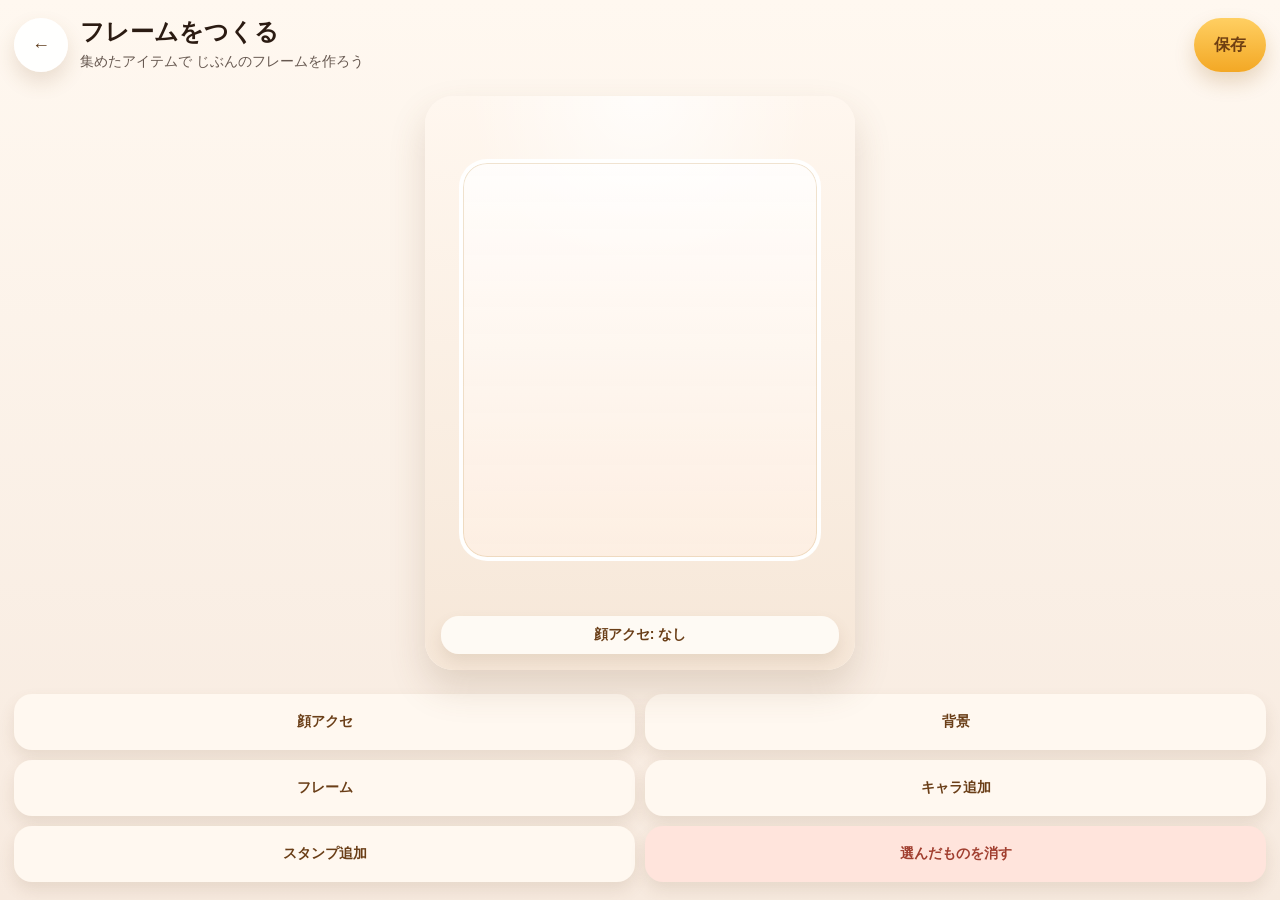
<file: builder.html>
<!DOCTYPE html>
<html lang="ja">
<head>
  <meta charset="UTF-8">
  <meta name="viewport" content="width=device-width, initial-scale=1.0">
  <title>フレームをつくる | こどもマルシェAR</title>
  <style>
    html, body {
      margin: 0;
      min-height: 100%;
      font-family: "Hiragino Sans", "Yu Gothic", sans-serif;
      background: linear-gradient(180deg, #fff8f0, #f7eadf);
      color: #2b1b12;
    }
    body { overflow: hidden; }
    .shell {
      min-height: 100dvh;
      display: flex;
      flex-direction: column;
      gap: 16px;
      padding: 18px 14px calc(18px + env(safe-area-inset-bottom, 0px));
      box-sizing: border-box;
    }
    .header {
      display: grid;
      grid-template-columns: auto 1fr auto;
      gap: 12px;
      align-items: center;
    }
    .circleButton, .actionButton, .pickerButton {
      border: 0;
      -webkit-tap-highlight-color: transparent;
      touch-action: manipulation;
    }
    .circleButton {
      min-width: 54px;
      height: 54px;
      border-radius: 999px;
      background: rgba(255,255,255,0.96);
      color: #5f3c1c;
      font-size: 18px;
      font-weight: 900;
      box-shadow: 0 10px 20px rgba(126, 86, 44, 0.16);
    }
    .saveButton {
      min-width: 72px;
      height: 54px;
      padding: 0 18px;
      border-radius: 999px;
      background: linear-gradient(180deg, #ffcf62, #f3a825);
      color: #6f3f12;
      font-size: 16px;
      font-weight: 900;
      box-shadow: 0 10px 20px rgba(150, 95, 22, 0.22);
    }
    .title {
      font-size: 24px;
      font-weight: 900;
      line-height: 1.2;
    }
    .subtitle {
      margin-top: 4px;
      color: rgba(43,27,18,0.72);
      font-size: 14px;
      line-height: 1.5;
    }
    .stageWrap {
      flex: 1;
      display: flex;
      align-items: center;
      justify-content: center;
      min-height: 0;
    }
    .stage {
      position: relative;
      width: min(100%, 430px);
      aspect-ratio: 3 / 4;
      overflow: hidden;
      border-radius: 28px;
      background: #fff7ef;
      box-shadow: 0 18px 36px rgba(116, 82, 48, 0.18);
    }
    .stageBase, .stageBackground, .stageFrame, .placements, .photoWindow {
      position: absolute;
      inset: 0;
    }
    .stageBase {
      background:
        radial-gradient(circle at top, rgba(255,255,255,0.72), transparent 28%),
        linear-gradient(180deg, #fff7ef, #f6e7d8);
    }
    .stageBackground, .stageFrame {
      width: 100%;
      height: 100%;
      object-fit: cover;
      display: none;
    }
    .stageBackground.visible, .stageFrame.visible {
      display: block;
    }
    .photoWindow {
      inset: 11% 8% 19%;
      border-radius: 28px;
      background: linear-gradient(180deg, rgba(255,255,255,0.78), rgba(255,240,228,0.72));
      border: 4px solid rgba(255,255,255,0.92);
      box-shadow: inset 0 0 0 1px rgba(212,176,125,0.34);
    }
    .placements { pointer-events: none; }
    .placement {
      position: absolute;
      width: 92px;
      height: 92px;
      border: 0;
      padding: 0;
      background: transparent;
      transform: translate(-50%, -50%);
      pointer-events: auto;
      touch-action: none;
    }
    .placement img {
      width: 100%;
      height: 100%;
      object-fit: contain;
      pointer-events: none;
      filter: drop-shadow(0 8px 12px rgba(69,46,21,0.2));
    }
    .placement.selected::after {
      content: "";
      position: absolute;
      inset: -6px;
      border: 3px dashed #f08a5a;
      border-radius: 20px;
    }
    .faceBadge {
      position: absolute;
      left: 16px;
      right: 16px;
      bottom: 16px;
      padding: 10px 14px;
      border-radius: 18px;
      background: rgba(255,252,248,0.9);
      color: #6a3e17;
      font-size: 14px;
      font-weight: 800;
      text-align: center;
      box-shadow: 0 8px 16px rgba(116,82,48,0.12);
    }
    .actions {
      display: grid;
      grid-template-columns: repeat(2, minmax(0, 1fr));
      gap: 10px;
    }
    .pickerButton {
      min-height: 56px;
      padding: 12px 14px;
      border-radius: 18px;
      background: #fff8f0;
      color: #6a3e17;
      box-shadow: 0 8px 16px rgba(116,82,48,0.12);
      font-size: 14px;
      font-weight: 800;
    }
    .dangerButton {
      background: #ffe4dc;
      color: #a13e2f;
    }
    .pickerSheet {
      position: fixed;
      left: 0;
      right: 0;
      bottom: 0;
      max-height: 72vh;
      padding: 18px 18px 30px;
      border-radius: 24px 24px 0 0;
      background: rgba(255,247,242,0.985);
      color: #2b1b12;
      box-shadow: 0 -14px 40px rgba(0,0,0,0.28);
      overflow-y: auto;
      display: none;
    }
    .pickerSheet.visible { display: block; }
    .sheetHeader {
      display: flex;
      align-items: flex-start;
      justify-content: space-between;
      gap: 16px;
    }
    .sheetTitle {
      font-size: 24px;
      font-weight: 900;
    }
    .sheetSubtitle {
      margin-top: 4px;
      color: rgba(43,27,18,0.75);
      font-size: 14px;
      line-height: 1.5;
    }
    .optionGrid {
      margin-top: 16px;
      display: grid;
      grid-template-columns: repeat(2, minmax(0, 1fr));
      gap: 10px;
    }
    .optionButton {
      min-height: 56px;
      padding: 12px 14px;
      border: 0;
      border-radius: 18px;
      background: #f0e5dc;
      color: #2b1b12;
      text-align: left;
      font-size: 14px;
      font-weight: 700;
      line-height: 1.4;
    }
    .optionButton.selected {
      background: #e78f67;
      color: #fffaf7;
    }
    .toast {
      position: fixed;
      left: 50%;
      top: 20px;
      transform: translateX(-50%);
      max-width: calc(100% - 32px);
      padding: 12px 16px;
      border-radius: 16px;
      background: rgba(0,0,0,0.76);
      color: #fff;
      font-size: 15px;
      line-height: 1.5;
      text-align: center;
      opacity: 0;
      pointer-events: none;
      transition: opacity 160ms ease;
    }
    .toast.visible { opacity: 1; }
  </style>
</head>
<body>
  <div class="shell">
    <div class="header">
      <button id="backButton" class="circleButton" type="button">←</button>
      <div>
        <div class="title">フレームをつくる</div>
        <div class="subtitle">集めたアイテムで じぶんのフレームを作ろう</div>
      </div>
      <button id="saveButton" class="actionButton saveButton" type="button">保存</button>
    </div>

    <div class="stageWrap">
      <div id="stage" class="stage">
        <div class="stageBase"></div>
        <img id="stageBackground" class="stageBackground" alt="">
        <div class="photoWindow"></div>
        <div id="placements" class="placements"></div>
        <img id="stageFrame" class="stageFrame" alt="">
        <div id="faceBadge" class="faceBadge">顔アクセ: なし</div>
      </div>
    </div>

    <div class="actions">
      <button id="faceButton" class="pickerButton" type="button">顔アクセ</button>
      <button id="backgroundButton" class="pickerButton" type="button">背景</button>
      <button id="frameButton" class="pickerButton" type="button">フレーム</button>
      <button id="characterButton" class="pickerButton" type="button">キャラ追加</button>
      <button id="stampButton" class="pickerButton" type="button">スタンプ追加</button>
      <button id="deleteButton" class="pickerButton dangerButton" type="button">選んだものを消す</button>
    </div>
  </div>

  <aside id="pickerSheet" class="pickerSheet">
    <div class="sheetHeader">
      <div>
        <div id="pickerTitle" class="sheetTitle">アイテムをえらぶ</div>
        <div id="pickerSubtitle" class="sheetSubtitle">使いたいものをえらんでね</div>
      </div>
      <button id="closePickerButton" class="circleButton" type="button">×</button>
    </div>
    <div id="pickerOptions" class="optionGrid"></div>
  </aside>

  <div id="toast" class="toast"></div>

  <script>
    const STORAGE_KEYS = {
      unlocked: "km_unlockedItemIds",
      savedFrame: "km_savedFrameData"
    };
    const LEGACY_STORAGE_KEYS = {
      unlocked: "kodomoMarcheUnlockedItems",
      savedFrame: "kodomoMarcheSavedFrame"
    };
    const ITEM_DEFS = [
      { id: "face_usamimi_01", category: "faceAccessory", label: "うさみみ", src: "assets/face/face_usamimi_01.png", unlockedByDefault: true },
      { id: "face_usamimi_02", category: "faceAccessory", label: "おともだち", src: "assets/face/face_usamimi_02.png", unlockedByDefault: true },
      { id: "face_usamimi_03", category: "faceAccessory", label: "つばさ", src: "assets/face/face_usamimi_03.png", unlockedByDefault: true },
      { id: "face_usamimi_04", category: "faceAccessory", label: "カラフル", src: "assets/face/face_usamimi_04.png", unlockedByDefault: true },
      { id: "face_headband_easter_01", category: "faceAccessory", label: "イースター", src: "assets/face/face_headband_easter_01.png", unlockedByDefault: false },
      { id: "face_earring_flower_01", category: "faceAccessory", label: "はないやリング", src: "assets/face/face_earring_flower_left_01.png", unlockedByDefault: false },
      { id: "character_molddoll_01", category: "character", label: "モールドール", src: "assets/character/character_molddoll_01.svg", unlockedByDefault: true, defaultX: 0.5, defaultY: 0.78, defaultScale: 0.28 },
      { id: "character_jelly_01", category: "character", label: "ゼリー", src: "assets/character/character_jelly_01.png", unlockedByDefault: false, defaultX: 0.46, defaultY: 0.78, defaultScale: 0.24 },
      { id: "character_chick_01", category: "character", label: "ひよこ", src: "assets/character/character_chick_01.png", unlockedByDefault: true, defaultX: 0.54, defaultY: 0.78, defaultScale: 0.2 },
      { id: "character_chick_02", category: "character", label: "ひよこリボン", src: "assets/character/character_chick_02.png", unlockedByDefault: false, defaultX: 0.54, defaultY: 0.78, defaultScale: 0.2 },
      { id: "frame_kodomomarche_01", category: "frame", label: "マルシェフレーム", src: "assets/frame/frame_kodomomarche_01.svg", unlockedByDefault: true },
      { id: "frame_flower_soft_01", category: "frame", label: "おはなフレーム", src: "assets/frame/frame_flower_soft_01.png", unlockedByDefault: false },
      { id: "background_venue_01", category: "background", label: "かいじょう背景", src: "assets/background/background_venue_01.png", unlockedByDefault: false },
      { id: "stamp_kodomomarche_01", category: "stamp", label: "こどもマルシェ", src: "assets/stamp/stamp_kodomomarche_01.png", unlockedByDefault: false, defaultX: 0.5, defaultY: 0.2, defaultScale: 0.34 }
    ];

    const ITEM_MAP = new Map(ITEM_DEFS.map((item) => [item.id, item]));
    const PLACEMENT_CATEGORIES = new Set(["character", "stamp"]);
    const CATEGORY_LABELS = {
      faceAccessory: "顔アクセ",
      background: "背景",
      frame: "フレーム",
      character: "キャラ",
      stamp: "スタンプ"
    };

    const backButton = document.getElementById("backButton");
    const saveButton = document.getElementById("saveButton");
    const stage = document.getElementById("stage");
    const stageBackground = document.getElementById("stageBackground");
    const stageFrame = document.getElementById("stageFrame");
    const placements = document.getElementById("placements");
    const faceBadge = document.getElementById("faceBadge");
    const faceButton = document.getElementById("faceButton");
    const backgroundButton = document.getElementById("backgroundButton");
    const frameButton = document.getElementById("frameButton");
    const characterButton = document.getElementById("characterButton");
    const stampButton = document.getElementById("stampButton");
    const deleteButton = document.getElementById("deleteButton");
    const pickerSheet = document.getElementById("pickerSheet");
    const pickerTitle = document.getElementById("pickerTitle");
    const pickerSubtitle = document.getElementById("pickerSubtitle");
    const pickerOptions = document.getElementById("pickerOptions");
    const closePickerButton = document.getElementById("closePickerButton");
    const toast = document.getElementById("toast");

    let toastTimeoutId = null;
    let pickerCategory = null;
    let selectedPlacementId = null;
    let dragState = null;

    function defaultUnlockedIds() {
      return ITEM_DEFS.filter((item) => item.unlockedByDefault).map((item) => item.id);
    }

    function readStoredJson(primaryKey, legacyKey) {
      try {
        const raw = localStorage.getItem(primaryKey);
        if (raw) return JSON.parse(raw);
      } catch {}
      try {
        const raw = localStorage.getItem(legacyKey);
        return raw ? JSON.parse(raw) : null;
      } catch {
        return null;
      }
    }

    function loadUnlockedItemIds() {
      const fallback = defaultUnlockedIds();
      const parsed = readStoredJson(STORAGE_KEYS.unlocked, LEGACY_STORAGE_KEYS.unlocked);
      if (!Array.isArray(parsed)) return fallback;
      const known = parsed.filter((id) => ITEM_MAP.has(id));
      return Array.from(new Set([...fallback, ...known]));
    }

    function emptyFrame() {
      return { backgroundId: null, faceAccessoryId: null, frameId: null, placements: [] };
    }

    const unlockedItemIds = loadUnlockedItemIds();
    let frameData = (() => {
      const parsed = readStoredJson(STORAGE_KEYS.savedFrame, LEGACY_STORAGE_KEYS.savedFrame);
      if (!parsed || typeof parsed !== "object") return emptyFrame();
      return {
        backgroundId: parsed.backgroundId || null,
        faceAccessoryId: parsed.faceAccessoryId || null,
        frameId: parsed.frameId || null,
        placements: Array.isArray(parsed.placements) ? parsed.placements : []
      };
    })();

    function bindPress(element, handler) {
      let lastHandledAt = 0;
      const invoke = async (event) => {
        const now = Date.now();
        if (now - lastHandledAt < 350) return;
        lastHandledAt = now;
        await handler(event);
      };
      element.addEventListener("pointerup", invoke);
      element.addEventListener("touchend", invoke);
      element.addEventListener("click", invoke);
    }

    function showToast(message) {
      toast.textContent = message;
      toast.classList.add("visible");
      clearTimeout(toastTimeoutId);
      toastTimeoutId = setTimeout(() => toast.classList.remove("visible"), 2200);
    }

    function saveFrame() {
      localStorage.setItem(STORAGE_KEYS.savedFrame, JSON.stringify(frameData));
      showToast("フレームを ほぞんしました");
    }

    function getUnlockedItems(category) {
      return ITEM_DEFS.filter((item) => item.category === category && unlockedItemIds.includes(item.id));
    }

    function render() {
      const bg = ITEM_MAP.get(frameData.backgroundId);
      stageBackground.classList.toggle("visible", !!bg);
      if (bg) stageBackground.src = bg.src;

      const frame = ITEM_MAP.get(frameData.frameId);
      stageFrame.classList.toggle("visible", !!frame);
      if (frame) stageFrame.src = frame.src;

      const face = ITEM_MAP.get(frameData.faceAccessoryId);
      faceBadge.textContent = `顔アクセ: ${face ? face.label : "なし"}`;

      placements.innerHTML = "";
      for (const placement of frameData.placements) {
        const item = ITEM_MAP.get(placement.itemId);
        if (!item) continue;
        const button = document.createElement("button");
        button.type = "button";
        button.className = `placement${selectedPlacementId === placement.instanceId ? " selected" : ""}`;
        button.dataset.instanceId = placement.instanceId;
        button.style.left = `${placement.x * 100}%`;
        button.style.top = `${placement.y * 100}%`;
        button.style.transform = `translate(-50%, -50%) rotate(${placement.rotation || 0}deg) scale(${placement.scale / 0.24})`;
        button.innerHTML = `<img src="${item.src}" alt="${item.label}">`;
        button.addEventListener("pointerdown", beginDrag);
        bindPress(button, (event) => {
          event.preventDefault();
          event.stopPropagation();
          selectedPlacementId = placement.instanceId;
          render();
        });
        placements.appendChild(button);
      }
      deleteButton.disabled = !selectedPlacementId;
    }

    function closePicker() {
      pickerCategory = null;
      pickerSheet.classList.remove("visible");
    }

    function openPicker(category) {
      pickerCategory = category;
      pickerTitle.textContent = `${CATEGORY_LABELS[category]} をえらぶ`;
      pickerSubtitle.textContent = category === "character" || category === "stamp"
        ? "えらぶと ステージに追加されるよ"
        : "ひとつ選んでね";
      pickerOptions.innerHTML = "";

      if (!PLACEMENT_CATEGORIES.has(category)) {
        const noneButton = document.createElement("button");
        noneButton.type = "button";
        noneButton.className = "optionButton";
        noneButton.textContent = "なし";
        bindPress(noneButton, (event) => {
          event.preventDefault();
          event.stopPropagation();
          if (category === "faceAccessory") frameData.faceAccessoryId = null;
          if (category === "background") frameData.backgroundId = null;
          if (category === "frame") frameData.frameId = null;
          closePicker();
          render();
        });
        pickerOptions.appendChild(noneButton);
      }

      for (const item of getUnlockedItems(category)) {
        const button = document.createElement("button");
        button.type = "button";
        button.className = "optionButton";
        button.textContent = item.label;
        bindPress(button, (event) => {
          event.preventDefault();
          event.stopPropagation();
          if (category === "faceAccessory") frameData.faceAccessoryId = item.id;
          else if (category === "background") frameData.backgroundId = item.id;
          else if (category === "frame") frameData.frameId = item.id;
          else addPlacement(item);
          closePicker();
          render();
        });
        pickerOptions.appendChild(button);
      }

      pickerSheet.classList.add("visible");
    }

    function addPlacement(item) {
      frameData.placements.push({
        instanceId: `${item.id}-${Date.now()}-${Math.random()}`,
        itemId: item.id,
        x: item.defaultX ?? 0.5,
        y: item.defaultY ?? 0.7,
        scale: item.defaultScale ?? 0.24,
        rotation: 0
      });
      selectedPlacementId = frameData.placements[frameData.placements.length - 1].instanceId;
    }

    function beginDrag(event) {
      const target = event.currentTarget;
      const placement = frameData.placements.find((item) => item.instanceId === target.dataset.instanceId);
      if (!placement) return;
      const rect = stage.getBoundingClientRect();
      dragState = {
        instanceId: placement.instanceId,
        offsetX: ((event.clientX - rect.left) / rect.width) - placement.x,
        offsetY: ((event.clientY - rect.top) / rect.height) - placement.y
      };
      selectedPlacementId = placement.instanceId;
      render();
      event.preventDefault();
      event.stopPropagation();
    }

    function moveDrag(event) {
      if (!dragState) return;
      const placement = frameData.placements.find((item) => item.instanceId === dragState.instanceId);
      if (!placement) return;
      const rect = stage.getBoundingClientRect();
      placement.x = Math.min(0.9, Math.max(0.1, ((event.clientX - rect.left) / rect.width) - dragState.offsetX));
      placement.y = Math.min(0.9, Math.max(0.12, ((event.clientY - rect.top) / rect.height) - dragState.offsetY));
      render();
    }

    function endDrag() {
      dragState = null;
    }

    function deleteSelectedPlacement() {
      if (!selectedPlacementId) return;
      frameData.placements = frameData.placements.filter((item) => item.instanceId !== selectedPlacementId);
      selectedPlacementId = null;
      render();
    }

    bindPress(backButton, () => { window.location.href = "./"; });
    bindPress(saveButton, () => { saveFrame(); });
    bindPress(faceButton, () => { openPicker("faceAccessory"); });
    bindPress(backgroundButton, () => { openPicker("background"); });
    bindPress(frameButton, () => { openPicker("frame"); });
    bindPress(characterButton, () => { openPicker("character"); });
    bindPress(stampButton, () => { openPicker("stamp"); });
    bindPress(deleteButton, () => { deleteSelectedPlacement(); });
    bindPress(closePickerButton, () => { closePicker(); });

    stage.addEventListener("pointerdown", (event) => {
      if (event.target === stage || event.target.classList.contains("photoWindow")) {
        selectedPlacementId = null;
        render();
      }
    });
    window.addEventListener("pointermove", moveDrag);
    window.addEventListener("pointerup", endDrag);

    render();
  </script>
</body>
</html>
</file>
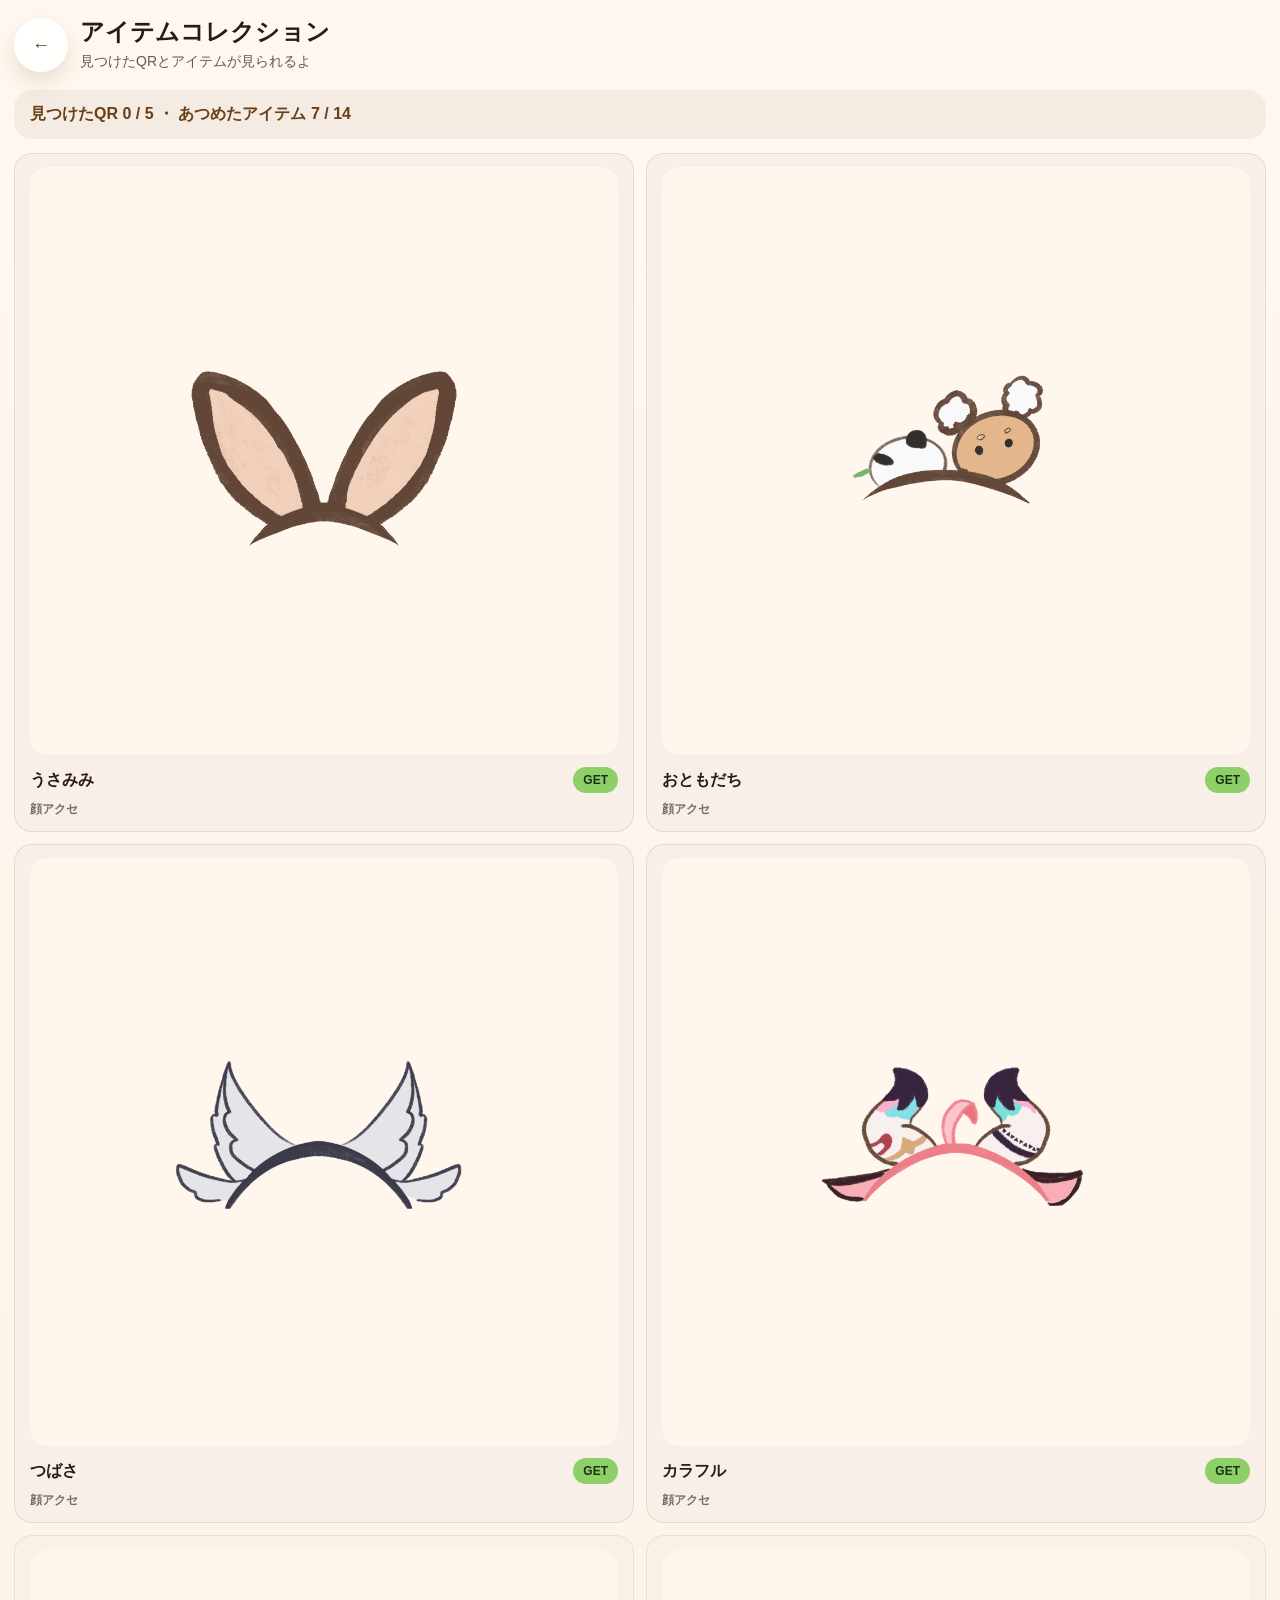
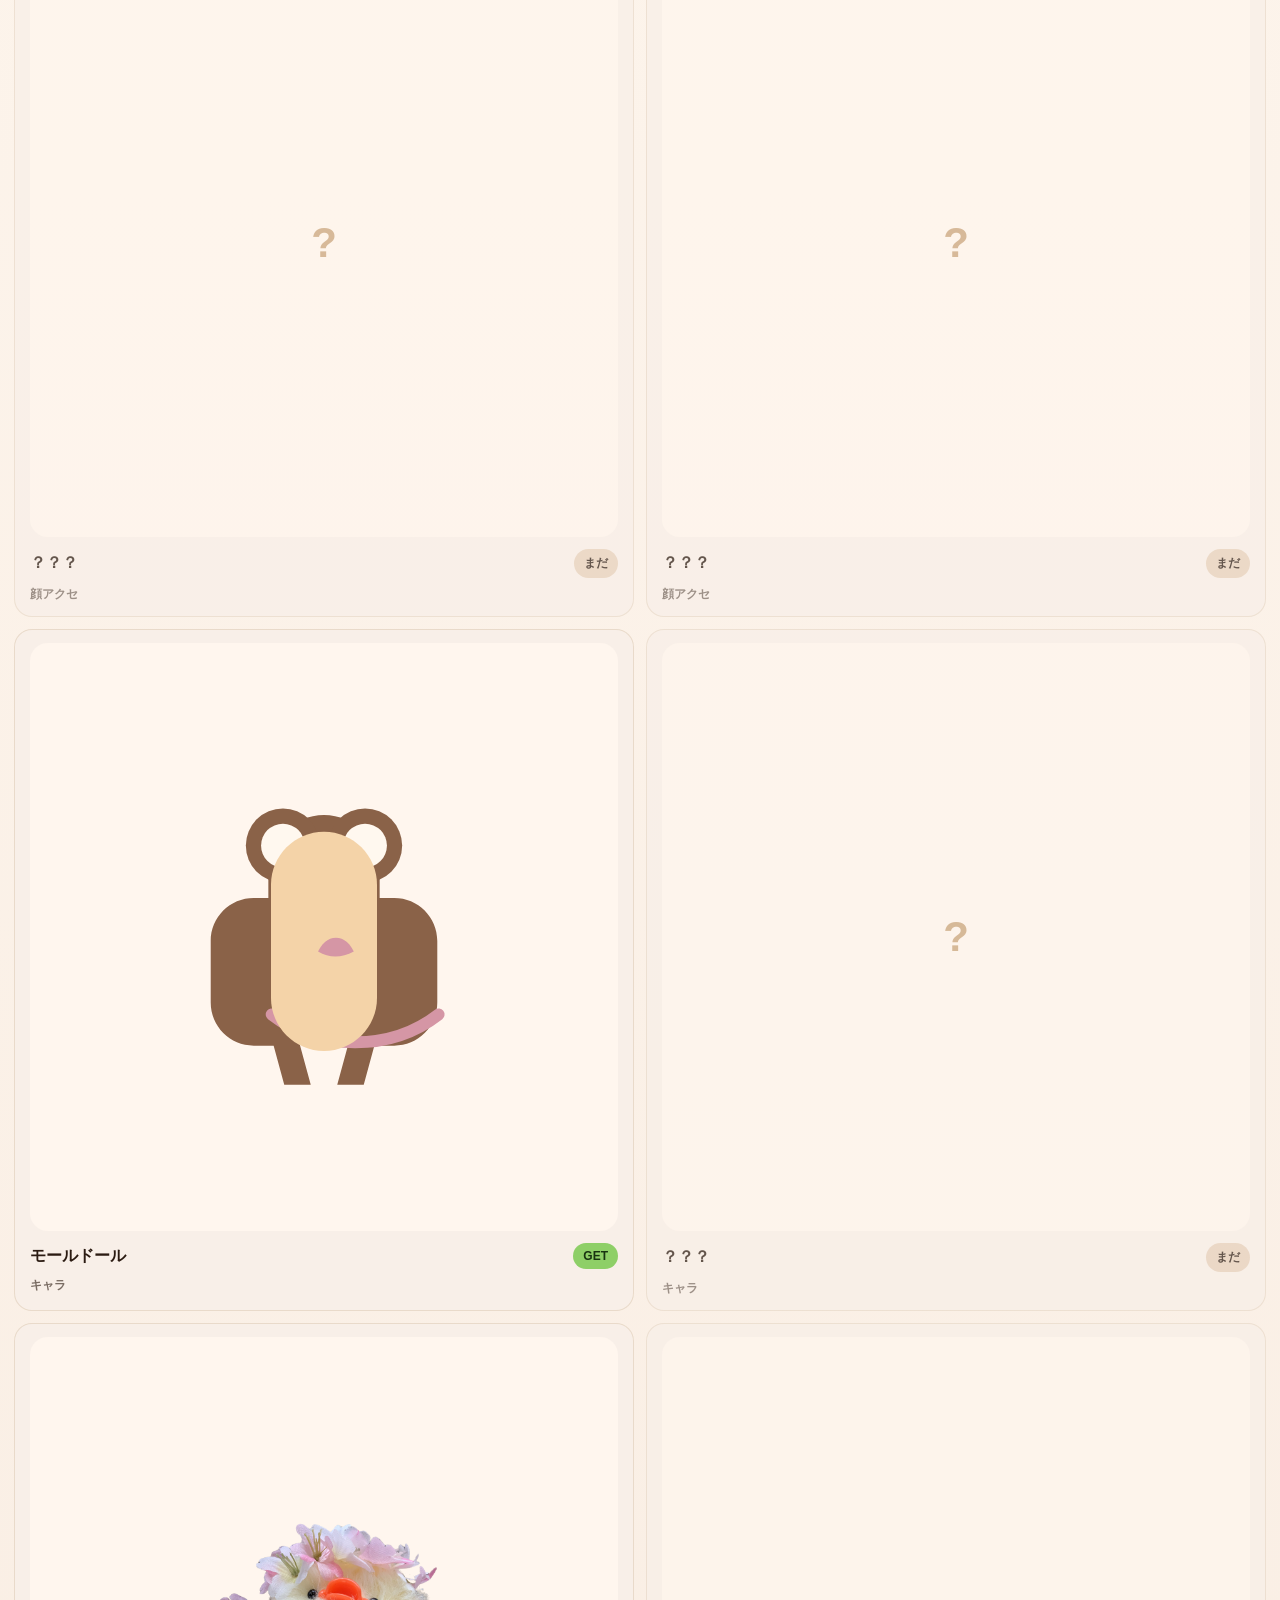
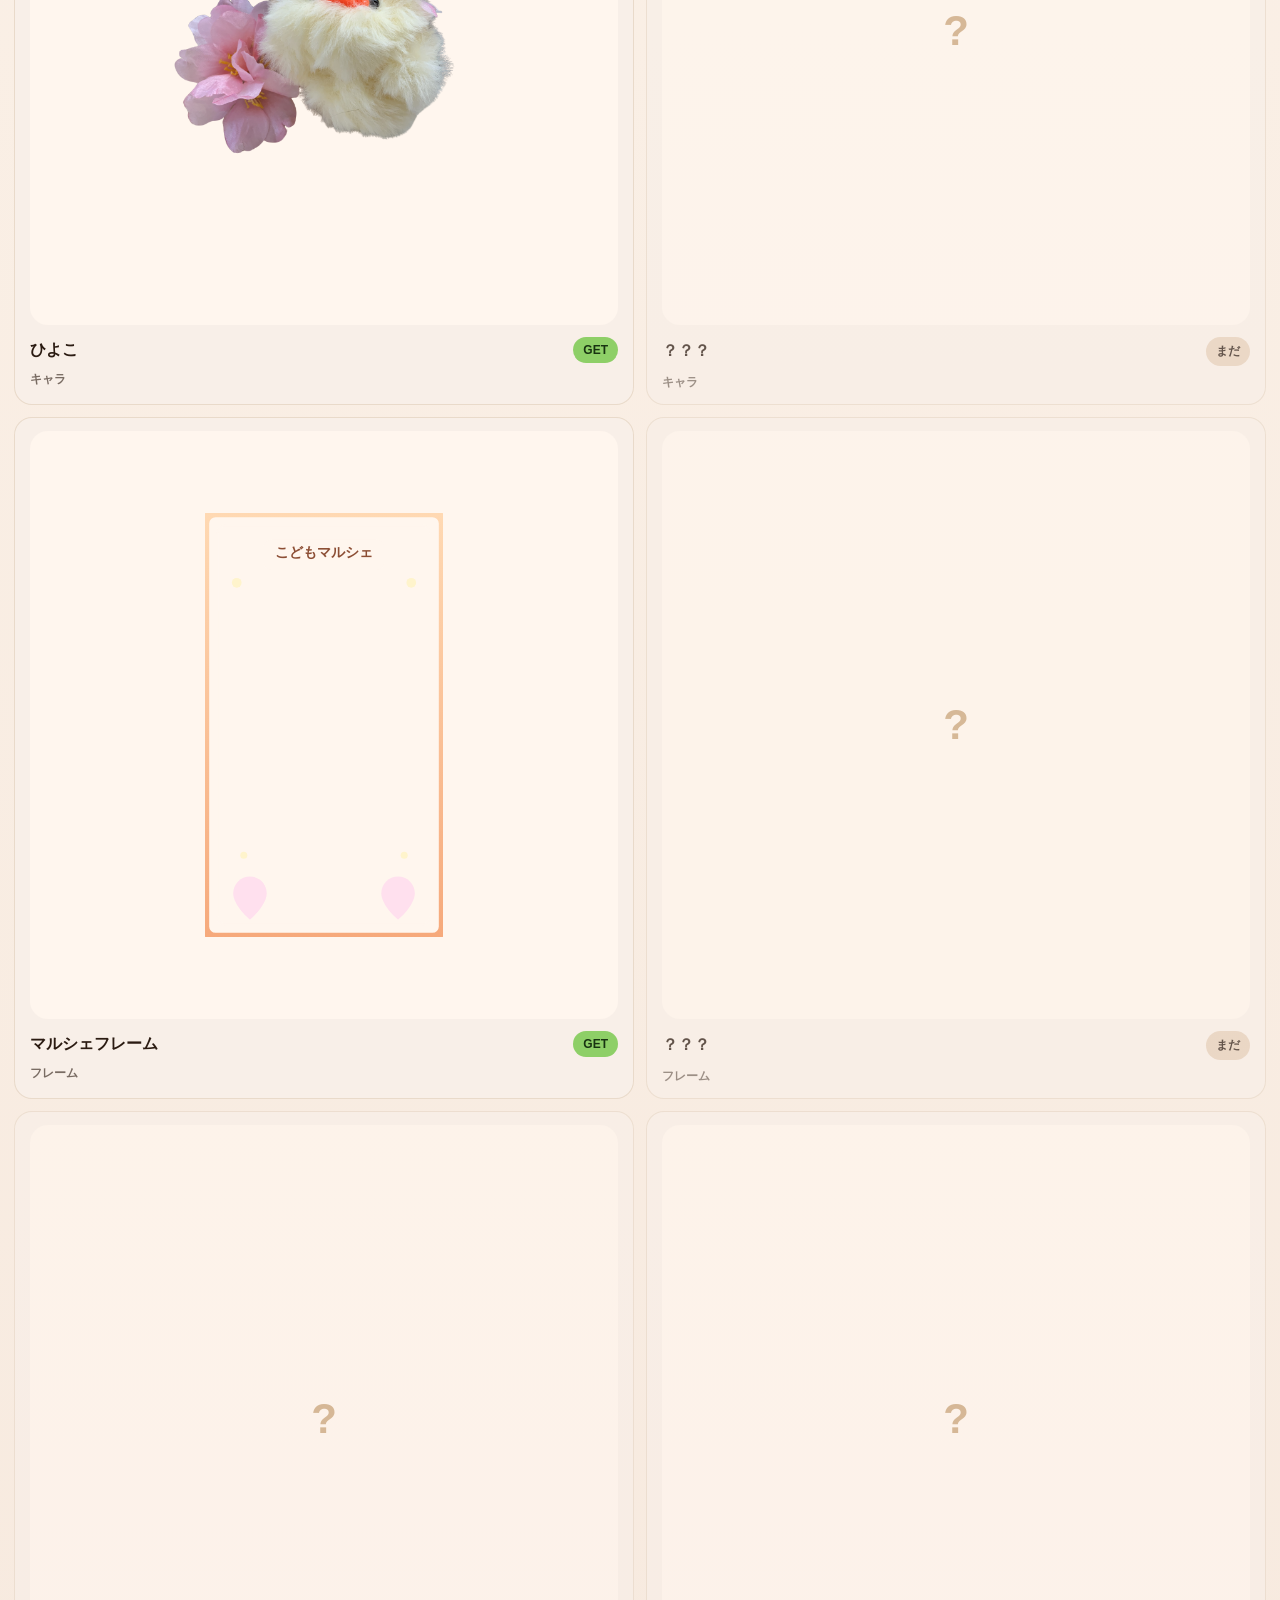
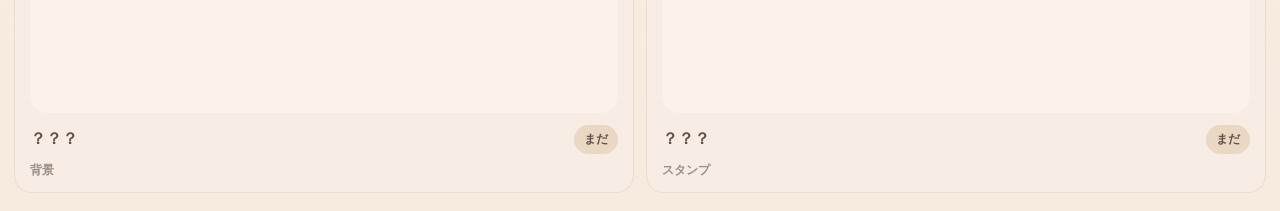
<file: collection.html>
<!DOCTYPE html>
<html lang="ja">
<head>
  <meta charset="UTF-8">
  <meta name="viewport" content="width=device-width, initial-scale=1.0">
  <title>アイテムコレクション | こどもマルシェAR</title>
  <style>
    html, body {
      margin: 0;
      min-height: 100%;
      font-family: "Hiragino Sans", "Yu Gothic", sans-serif;
      background: linear-gradient(180deg, #fff8f0, #f7eadf);
      color: #2b1b12;
    }
    .shell {
      min-height: 100dvh;
      padding: 18px 14px calc(18px + env(safe-area-inset-bottom, 0px));
      box-sizing: border-box;
    }
    .header {
      display: grid;
      grid-template-columns: auto 1fr;
      gap: 12px;
      align-items: center;
    }
    .circleButton {
      min-width: 54px;
      height: 54px;
      border: 0;
      border-radius: 999px;
      background: rgba(255,255,255,0.96);
      color: #5f3c1c;
      font-size: 18px;
      font-weight: 900;
      box-shadow: 0 10px 20px rgba(126, 86, 44, 0.16);
    }
    .title { font-size: 24px; font-weight: 900; line-height: 1.2; }
    .subtitle { margin-top: 4px; color: rgba(43,27,18,0.72); font-size: 14px; line-height: 1.5; }
    .summary {
      margin-top: 18px;
      padding: 14px 16px;
      border-radius: 18px;
      background: #f4ebe2;
      color: #6a3e17;
      font-size: 16px;
      font-weight: 800;
    }
    .list {
      margin-top: 14px;
      display: grid;
      grid-template-columns: repeat(2, minmax(0, 1fr));
      gap: 12px;
    }
    .card {
      padding: 14px 16px;
      border-radius: 18px;
      background: #f8efe8;
      box-shadow: inset 0 0 0 1px rgba(191, 157, 115, 0.26);
    }
    .card.locked { opacity: 0.72; }
    .preview {
      width: 100%;
      aspect-ratio: 1 / 1;
      margin-bottom: 12px;
      border-radius: 18px;
      background: #fff6ee;
      display: flex;
      align-items: center;
      justify-content: center;
      overflow: hidden;
    }
    .preview img { width: 72%; height: 72%; object-fit: contain; }
    .lockedMark { color: #c9a47a; font-size: 42px; font-weight: 900; }
    .row { display: flex; align-items: center; justify-content: space-between; gap: 10px; }
    .name { font-size: 16px; font-weight: 900; }
    .badge {
      padding: 6px 10px;
      border-radius: 999px;
      background: #e6d0bb;
      font-size: 12px;
      font-weight: 900;
    }
    .badge.done { background: #8ecf67; color: #183311; }
    .meta { margin-top: 8px; color: rgba(43,27,18,0.62); font-size: 12px; font-weight: 700; }
  </style>
</head>
<body>
  <div class="shell">
    <div class="header">
      <button id="backButton" class="circleButton" type="button">←</button>
      <div>
        <div class="title">アイテムコレクション</div>
        <div class="subtitle">見つけたQRとアイテムが見られるよ</div>
      </div>
    </div>
    <div id="summary" class="summary"></div>
    <div id="list" class="list"></div>
  </div>
  <script>
    const STORAGE_KEYS = {
      unlocked: "km_unlockedItemIds",
      readQrs: "km_readQrIds"
    };
    const LEGACY_STORAGE_KEYS = {
      unlocked: "kodomoMarcheUnlockedItems",
      readQrs: "kodomoMarcheReadQrIds"
    };
    const ITEM_DEFS = [
      { id: "face_usamimi_01", category: "顔アクセ", label: "うさみみ", src: "assets/face/face_usamimi_01.png", unlockedByDefault: true },
      { id: "face_usamimi_02", category: "顔アクセ", label: "おともだち", src: "assets/face/face_usamimi_02.png", unlockedByDefault: true },
      { id: "face_usamimi_03", category: "顔アクセ", label: "つばさ", src: "assets/face/face_usamimi_03.png", unlockedByDefault: true },
      { id: "face_usamimi_04", category: "顔アクセ", label: "カラフル", src: "assets/face/face_usamimi_04.png", unlockedByDefault: true },
      { id: "face_headband_easter_01", category: "顔アクセ", label: "イースター", src: "assets/face/face_headband_easter_01.png", unlockedByDefault: false },
      { id: "face_earring_flower_01", category: "顔アクセ", label: "はないやリング", src: "assets/face/face_earring_flower_left_01.png", unlockedByDefault: false },
      { id: "character_molddoll_01", category: "キャラ", label: "モールドール", src: "assets/character/character_molddoll_01.svg", unlockedByDefault: true },
      { id: "character_jelly_01", category: "キャラ", label: "ゼリー", src: "assets/character/character_jelly_01.png", unlockedByDefault: false },
      { id: "character_chick_01", category: "キャラ", label: "ひよこ", src: "assets/character/character_chick_01.png", unlockedByDefault: true },
      { id: "character_chick_02", category: "キャラ", label: "ひよこリボン", src: "assets/character/character_chick_02.png", unlockedByDefault: false },
      { id: "frame_kodomomarche_01", category: "フレーム", label: "マルシェフレーム", src: "assets/frame/frame_kodomomarche_01.svg", unlockedByDefault: true },
      { id: "frame_flower_soft_01", category: "フレーム", label: "おはなフレーム", src: "assets/frame/frame_flower_soft_01.png", unlockedByDefault: false },
      { id: "background_venue_01", category: "背景", label: "かいじょう背景", src: "assets/background/background_venue_01.png", unlockedByDefault: false },
      { id: "stamp_kodomomarche_01", category: "スタンプ", label: "こどもマルシェ", src: "assets/stamp/stamp_kodomomarche_01.png", unlockedByDefault: false }
    ];
    const QR_TOTAL = 5;
    const ITEM_MAP = new Map(ITEM_DEFS.map((item) => [item.id, item]));
    function readStoredJson(primaryKey, legacyKey) {
      try {
        const raw = localStorage.getItem(primaryKey);
        if (raw) return JSON.parse(raw);
      } catch {}
      try {
        const raw = localStorage.getItem(legacyKey);
        return raw ? JSON.parse(raw) : null;
      } catch {
        return null;
      }
    }
    function defaultUnlockedIds() {
      return ITEM_DEFS.filter((item) => item.unlockedByDefault).map((item) => item.id);
    }
    const unlocked = (() => {
      const parsed = readStoredJson(STORAGE_KEYS.unlocked, LEGACY_STORAGE_KEYS.unlocked);
      if (!Array.isArray(parsed)) return defaultUnlockedIds();
      return Array.from(new Set([...defaultUnlockedIds(), ...parsed.filter((id) => ITEM_MAP.has(id))]));
    })();
    const readQrIds = (() => {
      const parsed = readStoredJson(STORAGE_KEYS.readQrs, LEGACY_STORAGE_KEYS.readQrs);
      return Array.isArray(parsed) ? parsed : [];
    })();
    const summary = document.getElementById("summary");
    const list = document.getElementById("list");
    summary.textContent = `見つけたQR ${readQrIds.length} / ${QR_TOTAL} ・ あつめたアイテム ${unlocked.length} / ${ITEM_DEFS.length}`;
    for (const item of ITEM_DEFS) {
      const isUnlocked = unlocked.includes(item.id);
      const card = document.createElement("article");
      card.className = `card${isUnlocked ? "" : " locked"}`;
      card.innerHTML = `
        <div class="preview">${isUnlocked ? `<img src="${item.src}" alt="${item.label}">` : '<div class="lockedMark">?</div>'}</div>
        <div class="row">
          <div class="name">${isUnlocked ? item.label : "？？？"}</div>
          <div class="badge${isUnlocked ? " done" : ""}">${isUnlocked ? "GET" : "まだ"}</div>
        </div>
        <div class="meta">${item.category}</div>
      `;
      list.appendChild(card);
    }
    document.getElementById("backButton").addEventListener("click", () => { window.location.href = "./"; });
  </script>
</body>
</html>
</file>
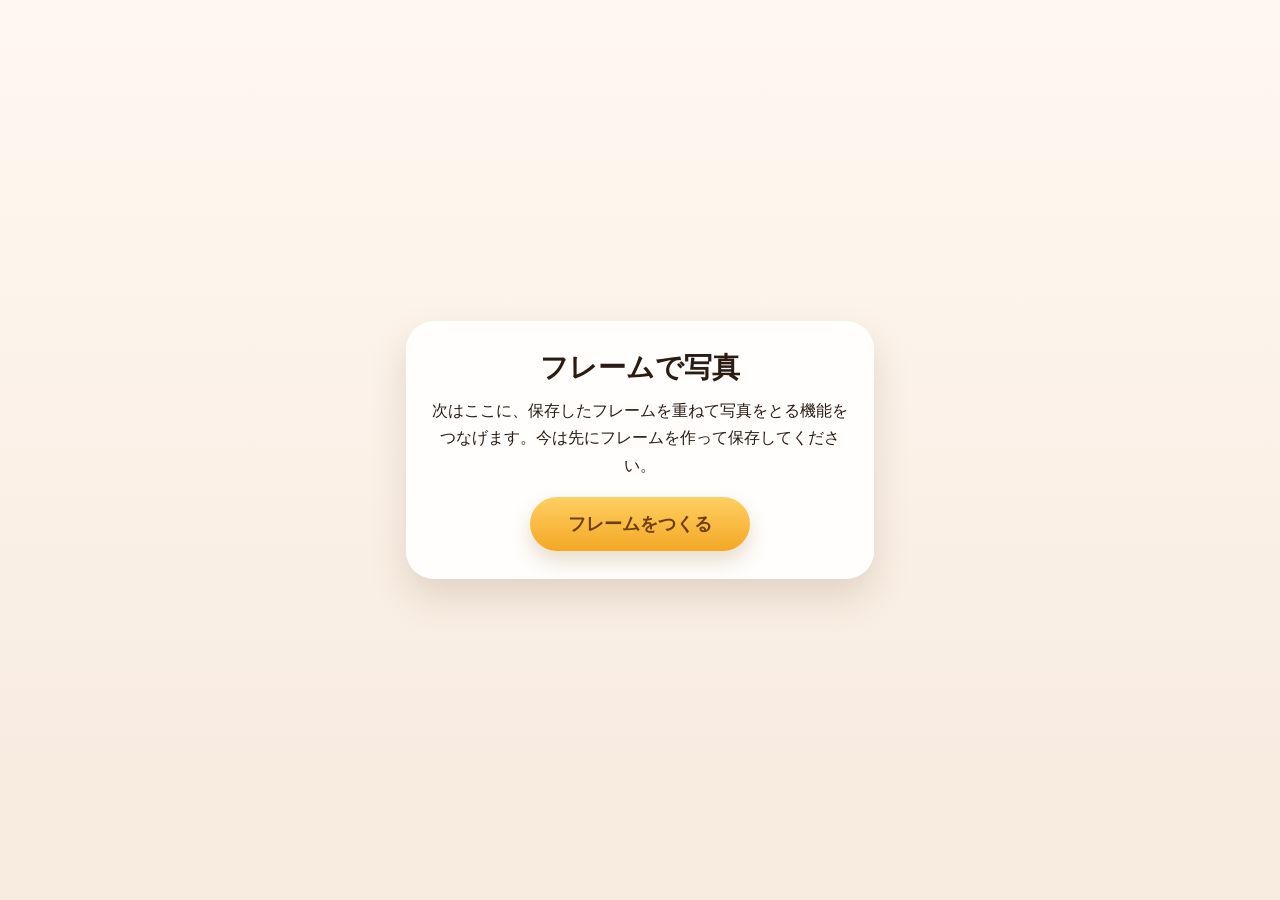
<file: photo.html>
<!DOCTYPE html>
<html lang="ja">
<head>
  <meta charset="UTF-8">
  <meta name="viewport" content="width=device-width, initial-scale=1.0">
  <title>フレームで写真 | こどもマルシェAR</title>
  <style>
    html, body {
      margin: 0;
      min-height: 100%;
      font-family: "Hiragino Sans", "Yu Gothic", sans-serif;
      background: linear-gradient(180deg, #fff8f0, #f7eadf);
      color: #2b1b12;
    }
    .shell {
      min-height: 100dvh;
      display: grid;
      place-items: center;
      padding: 24px;
      box-sizing: border-box;
      text-align: center;
    }
    .card {
      width: min(100%, 420px);
      padding: 28px 24px;
      border-radius: 28px;
      background: rgba(255,255,255,0.92);
      box-shadow: 0 18px 36px rgba(116,82,48,0.18);
    }
    h1 { margin: 0 0 10px; font-size: 28px; }
    p { margin: 0 0 18px; line-height: 1.7; }
    .button {
      min-width: 220px;
      height: 54px;
      border: 0;
      border-radius: 999px;
      background: linear-gradient(180deg, #ffcf62, #f3a825);
      color: #6f3f12;
      font-size: 18px;
      font-weight: 900;
      box-shadow: 0 10px 20px rgba(150,95,22,0.22);
    }
  </style>
</head>
<body>
  <div class="shell">
    <div class="card">
      <h1>フレームで写真</h1>
      <p>次はここに、保存したフレームを重ねて写真をとる機能をつなげます。今は先にフレームを作って保存してください。</p>
      <button class="button" type="button" onclick="window.location.href='builder.html'">フレームをつくる</button>
    </div>
  </div>
</body>
</html>
</file>
